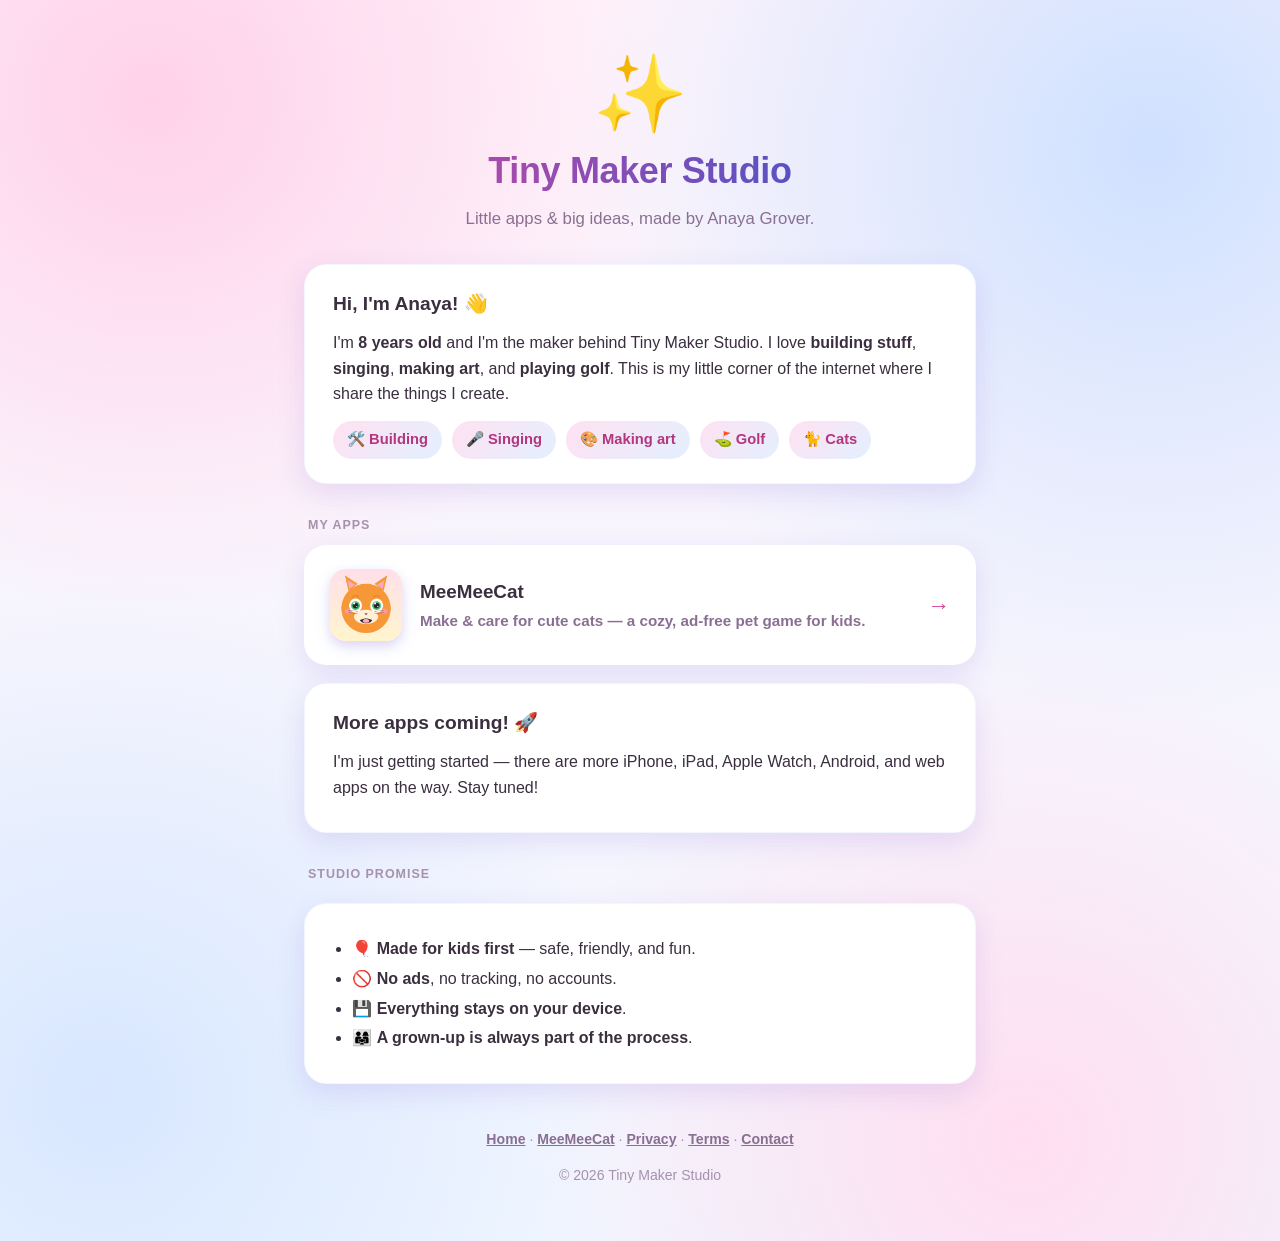
<file: index.html>
<!DOCTYPE html>
<html lang="en">
<head>
  <meta charset="utf-8">
  <meta name="viewport" content="width=device-width, initial-scale=1">
  <title>Tiny Maker Studio — apps made by Anaya Grover</title>
  <meta name="description" content="Tiny Maker Studio is a tiny indie studio run by 8-year-old Anaya. We make cozy, kid-safe apps for iPhone, iPad, Apple Watch, Android, and the web — starting with MeeMeeCat.">
  <meta name="keywords" content="Tiny Maker Studio, Anaya Grover, kids apps, iOS apps, indie developer, MeeMeeCat, virtual pet, cat game, kid-made app">
  <meta name="theme-color" content="#ff8fc7">
  <link rel="canonical" href="https://tinymaker.studio/">
  <link rel="icon" type="image/svg+xml" href="favicon.svg">
  <link rel="apple-touch-icon" href="og-meemeecat.png">
  <link rel="stylesheet" href="style.css">

  <!-- Open Graph -->
  <meta property="og:type" content="website">
  <meta property="og:site_name" content="Tiny Maker Studio">
  <meta property="og:title" content="Tiny Maker Studio — apps made by Anaya">
  <meta property="og:description" content="Cozy, kid-safe apps from a tiny indie studio. Made with love by 8-year-old Anaya.">
  <meta property="og:url" content="https://tinymaker.studio/">
  <meta property="og:image" content="https://tinymaker.studio/og-meemeecat.png">

  <!-- Twitter -->
  <meta name="twitter:card" content="summary_large_image">
  <meta name="twitter:title" content="Tiny Maker Studio">
  <meta name="twitter:description" content="Cozy, kid-safe apps. Made with love by 8-year-old Anaya.">
  <meta name="twitter:image" content="https://tinymaker.studio/og-meemeecat.png">

  <!-- Structured data (Organization) -->
  <script type="application/ld+json">
  {
    "@context": "https://schema.org",
    "@type": "Organization",
    "name": "Tiny Maker Studio",
    "url": "https://tinymaker.studio/",
    "logo": "https://tinymaker.studio/og-meemeecat.png",
    "founder": { "@type": "Person", "name": "Anaya Grover" },
    "description": "A tiny indie studio making cozy, kid-safe apps for iOS, iPad, Apple Watch, Android, and the web."
  }
  </script>
</head>
<body>
  <div class="wrap">
    <div class="hero">
      <div class="icon">✨</div>
      <h1>Tiny Maker Studio</h1>
      <p class="tag">Little apps &amp; big ideas, made by Anaya Grover.</p>
    </div>

    <div class="card">
      <h2>Hi, I'm Anaya! 👋</h2>
      <p>I'm <strong>8 years old</strong> and I'm the maker behind Tiny Maker Studio. I love
         <strong>building stuff</strong>, <strong>singing</strong>, <strong>making art</strong>,
         and <strong>playing golf</strong>. This is my little corner of the internet where I
         share the things I create.</p>
      <div class="chips">
        <span class="chip">🛠️ Building</span>
        <span class="chip">🎤 Singing</span>
        <span class="chip">🎨 Making art</span>
        <span class="chip">⛳ Golf</span>
        <span class="chip">🐈 Cats</span>
      </div>
    </div>

    <div class="section-label">My apps</div>

    <a class="tile" href="meemeecat.html">
      <img class="app-icon" src="og-meemeecat.png" alt="MeeMeeCat app icon" width="72" height="72">
      <div class="tile-body">
        <div class="tile-title">MeeMeeCat</div>
        <div class="tile-desc">Make &amp; care for cute cats — a cozy, ad-free pet game for kids.</div>
      </div>
      <div class="tile-arrow">→</div>
    </a>

    <div class="card" style="margin-top:18px;">
      <h2>More apps coming! 🚀</h2>
      <p>I'm just getting started — there are more iPhone, iPad, Apple Watch, Android, and web apps
         on the way. Stay tuned!</p>
    </div>

    <div class="section-label">Studio promise</div>
    <div class="card">
      <ul>
        <li>🎈 <strong>Made for kids first</strong> — safe, friendly, and fun.</li>
        <li>🚫 <strong>No ads</strong>, no tracking, no accounts.</li>
        <li>💾 <strong>Everything stays on your device</strong>.</li>
        <li>👨‍👩‍👧 <strong>A grown-up is always part of the process</strong>.</li>
      </ul>
    </div>

    <footer>
      <p>
        <a href="/">Home</a> ·
        <a href="meemeecat.html">MeeMeeCat</a> ·
        <a href="privacy.html">Privacy</a> ·
        <a href="terms.html">Terms</a> ·
        <a href="mailto:support@tinymaker.studio">Contact</a>
      </p>
      <p>© 2026 Tiny Maker Studio</p>
    </footer>
  </div>
</body>
</html>
</file>
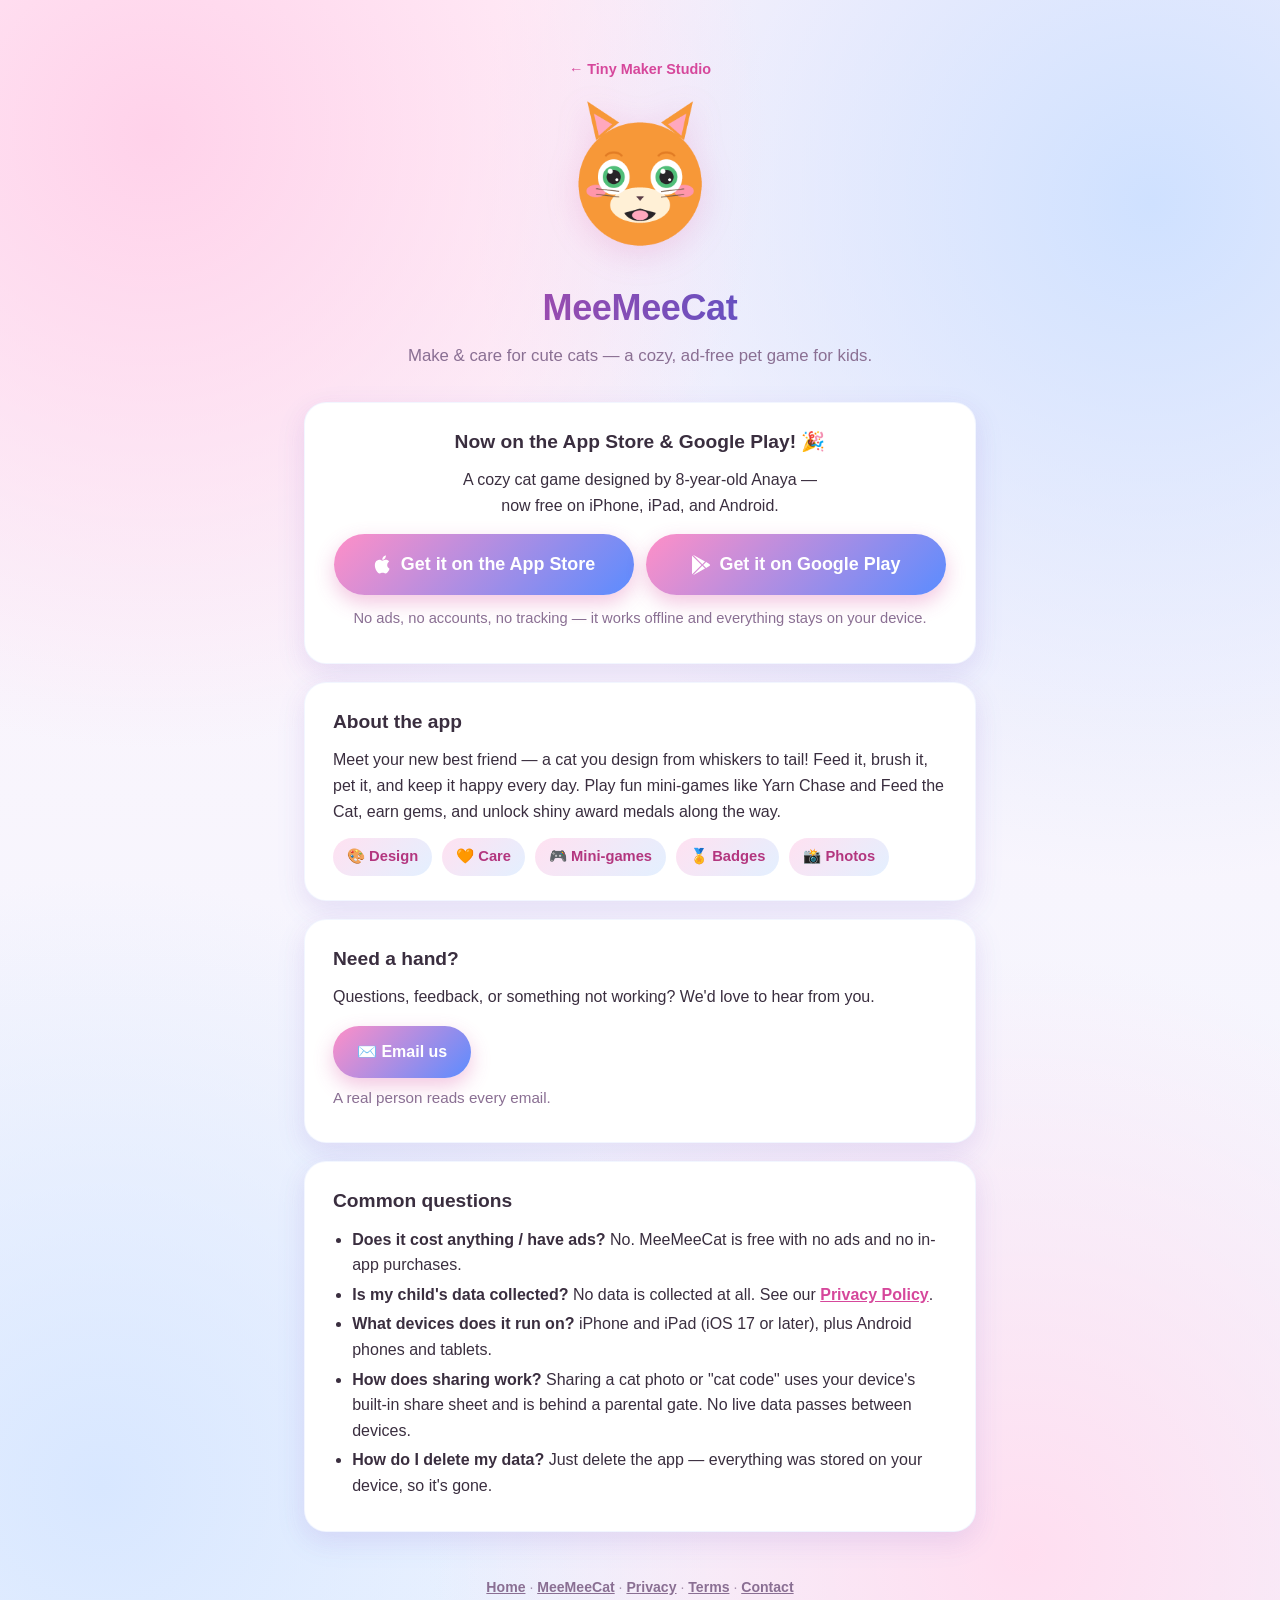
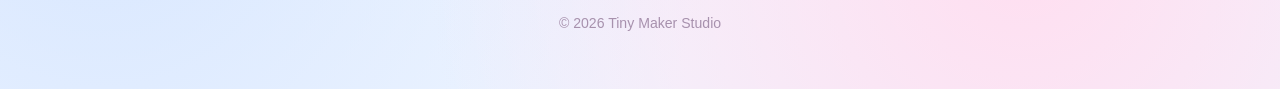
<file: meemeecat.html>
<!DOCTYPE html>
<html lang="en">
<head>
  <meta charset="utf-8">
  <meta name="viewport" content="width=device-width, initial-scale=1">
  <title>MeeMeeCat — Cozy virtual pet game for kids | Tiny Maker Studio</title>
  <meta name="description" content="MeeMeeCat is a cozy virtual cat game for kids. Design your own cats, take care of them, play mini-games, and collect badges. No ads, no tracking, made for ages 6–11.">
  <meta name="keywords" content="MeeMeeCat, cat game, virtual pet, kids app, iOS, iPad, ages 6-11, no ads, kid-safe, cozy game, pet care, Anaya Grover, Tiny Maker Studio">
  <meta name="theme-color" content="#ff8fc7">
  <link rel="canonical" href="https://tinymaker.studio/meemeecat.html">
  <link rel="icon" type="image/svg+xml" href="favicon.svg">
  <link rel="apple-touch-icon" href="og-meemeecat.png">
  <link rel="stylesheet" href="style.css">

  <!-- Open Graph -->
  <meta property="og:type" content="website">
  <meta property="og:site_name" content="Tiny Maker Studio">
  <meta property="og:title" content="MeeMeeCat — Cozy virtual pet game for kids">
  <meta property="og:description" content="Design your own cats, care for them daily, play games, and collect badges. No ads, no accounts, no tracking.">
  <meta property="og:url" content="https://tinymaker.studio/meemeecat.html">
  <meta property="og:image" content="https://tinymaker.studio/og-meemeecat.png">

  <!-- Twitter -->
  <meta name="twitter:card" content="summary_large_image">
  <meta name="twitter:title" content="MeeMeeCat">
  <meta name="twitter:description" content="A cozy virtual pet game for kids. No ads, no tracking.">
  <meta name="twitter:image" content="https://tinymaker.studio/og-meemeecat.png">

  <!-- Structured data (SoftwareApplication) -->
  <script type="application/ld+json">
  {
    "@context": "https://schema.org",
    "@type": "SoftwareApplication",
    "name": "MeeMeeCat",
    "operatingSystem": "iOS, Android",
    "applicationCategory": "GameApplication",
    "applicationSubCategory": "Pet Game",
    "audience": { "@type": "PeopleAudience", "suggestedMinAge": 6, "suggestedMaxAge": 11 },
    "publisher": { "@type": "Organization", "name": "Tiny Maker Studio", "url": "https://tinymaker.studio/" },
    "author": { "@type": "Person", "name": "Anaya Grover" },
    "description": "A cozy virtual cat game for kids. Design cats, care for them, play mini-games, and collect badges. No ads, no tracking.",
    "offers": { "@type": "Offer", "price": "0", "priceCurrency": "USD" },
    "image": "https://tinymaker.studio/og-meemeecat.png"
  }
  </script>
</head>
<body>
  <div class="wrap">
    <div class="hero">
      <a class="back" href="/">← Tiny Maker Studio</a>
      <img class="app-hero" src="meemeecat-hero.png" alt="MeeMeeCat cat" width="180" height="180">
      <h1>MeeMeeCat</h1>
      <p class="tag">Make &amp; care for cute cats — a cozy, ad-free pet game for kids.</p>
    </div>

    <div class="card" style="text-align:center;">
      <h2>Now on the App Store &amp; Google Play! 🎉</h2>
      <p>A cozy cat game designed by 8-year-old Anaya —<br>
         now free on iPhone, iPad, and Android.</p>
      <div style="display:flex;flex-wrap:wrap;gap:12px;justify-content:center;">
        <a class="btn btn-lg" style="flex:1 1 250px;max-width:300px;justify-content:center;"
           href="https://apps.apple.com/app/id6775173607" target="_blank" rel="noopener">
          <svg viewBox="0 0 24 24" width="20" height="20" fill="currentColor" aria-hidden="true"><path d="M17.05 12.04c-.03-2.74 2.24-4.06 2.34-4.12-1.28-1.87-3.27-2.13-3.98-2.16-1.69-.17-3.3 1-4.16 1-.85 0-2.18-.97-3.59-.95-1.85.03-3.55 1.07-4.5 2.72-1.92 3.33-.49 8.26 1.38 10.96.91 1.32 2 2.8 3.42 2.75 1.37-.06 1.89-.89 3.55-.89 1.65 0 2.12.89 3.57.86 1.47-.03 2.4-1.34 3.3-2.67 1.04-1.53 1.47-3.01 1.49-3.09-.03-.01-2.86-1.1-2.89-4.36zM14.34 4.07c.75-.91 1.26-2.18 1.12-3.44-1.08.04-2.39.72-3.17 1.63-.7.8-1.31 2.09-1.15 3.32 1.21.09 2.45-.61 3.2-1.51z"/></svg>
          Get it on the App Store</a>
        <a class="btn btn-lg" style="flex:1 1 250px;max-width:300px;justify-content:center;"
           href="https://play.google.com/store/apps/details?id=studio.tinymaker.meemee" target="_blank" rel="noopener">
          <svg viewBox="0 0 24 24" width="20" height="20" fill="currentColor" aria-hidden="true"><path d="M22.018 13.298l-3.919 2.218-3.515-3.493 3.543-3.521 3.891 2.202a1.49 1.49 0 0 1 0 2.594zM1.337.924a1.486 1.486 0 0 0-.112.568v21.017c0 .217.045.419.124.6l11.155-11.087L1.337.924zm12.207 10.065l3.258-3.238L3.45.195a1.466 1.466 0 0 0-.946-.076l11.04 10.87zm0 2.022l-11 10.857c.298.06.63.02.94-.156l13.352-7.526-3.292-3.175z"/></svg>
          Get it on Google Play</a>
      </div>
      <p style="color:var(--ink-soft);font-size:0.92rem;margin-top:12px;">
        No ads, no accounts, no tracking — it works offline and everything stays on your device.
      </p>
    </div>

    <div class="card">
      <h2>About the app</h2>
      <p>Meet your new best friend — a cat you design from whiskers to tail! Feed it, brush it, pet it,
         and keep it happy every day. Play fun mini-games like Yarn Chase and Feed the Cat, earn gems,
         and unlock shiny award medals along the way.</p>
      <div class="chips" style="margin-top:14px;">
        <span class="chip">🎨 Design</span>
        <span class="chip">🧡 Care</span>
        <span class="chip">🎮 Mini-games</span>
        <span class="chip">🏅 Badges</span>
        <span class="chip">📸 Photos</span>
      </div>
    </div>

    <div class="card">
      <h2>Need a hand?</h2>
      <p>Questions, feedback, or something not working? We'd love to hear from you.</p>
      <p>
        <a class="btn" href="mailto:support@tinymaker.studio?subject=MeeMeeCat%20Support">
          ✉️ Email us
        </a>
      </p>
      <p style="color:var(--ink-soft);font-size:0.95rem;">
        A real person reads every email.
      </p>
    </div>

    <div class="card">
      <h2>Common questions</h2>
      <ul>
        <li><strong>Does it cost anything / have ads?</strong> No. MeeMeeCat is free with no ads and no in-app purchases.</li>
        <li><strong>Is my child's data collected?</strong> No data is collected at all. See our <a href="privacy.html">Privacy Policy</a>.</li>
        <li><strong>What devices does it run on?</strong> iPhone and iPad (iOS 17 or later), plus Android phones and tablets.</li>
        <li><strong>How does sharing work?</strong> Sharing a cat photo or "cat code" uses your device's built-in share sheet and is behind a parental gate. No live data passes between devices.</li>
        <li><strong>How do I delete my data?</strong> Just delete the app — everything was stored on your device, so it's gone.</li>
      </ul>
    </div>

    <footer>
      <p>
        <a href="/">Home</a> ·
        <a href="meemeecat.html">MeeMeeCat</a> ·
        <a href="privacy.html">Privacy</a> ·
        <a href="terms.html">Terms</a> ·
        <a href="mailto:support@tinymaker.studio">Contact</a>
      </p>
      <p>© 2026 Tiny Maker Studio</p>
    </footer>
  </div>
</body>
</html>
</file>
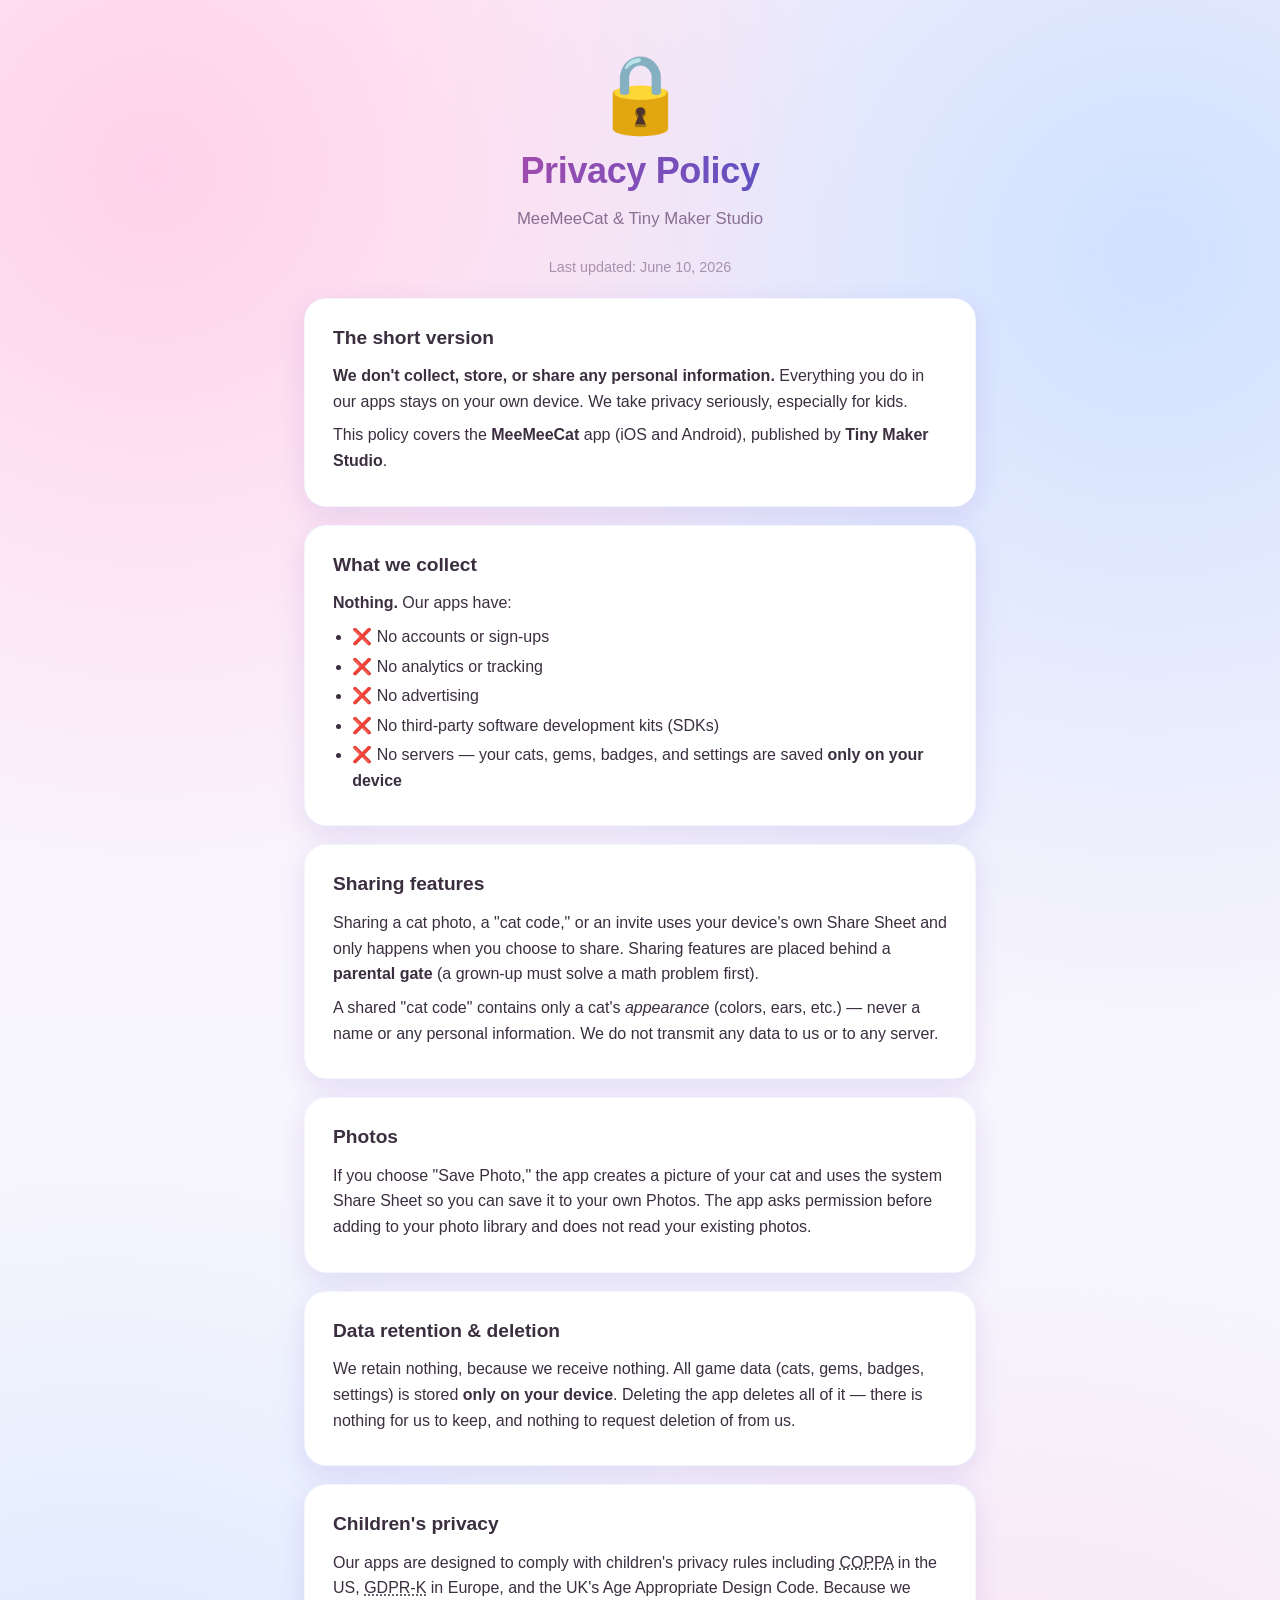
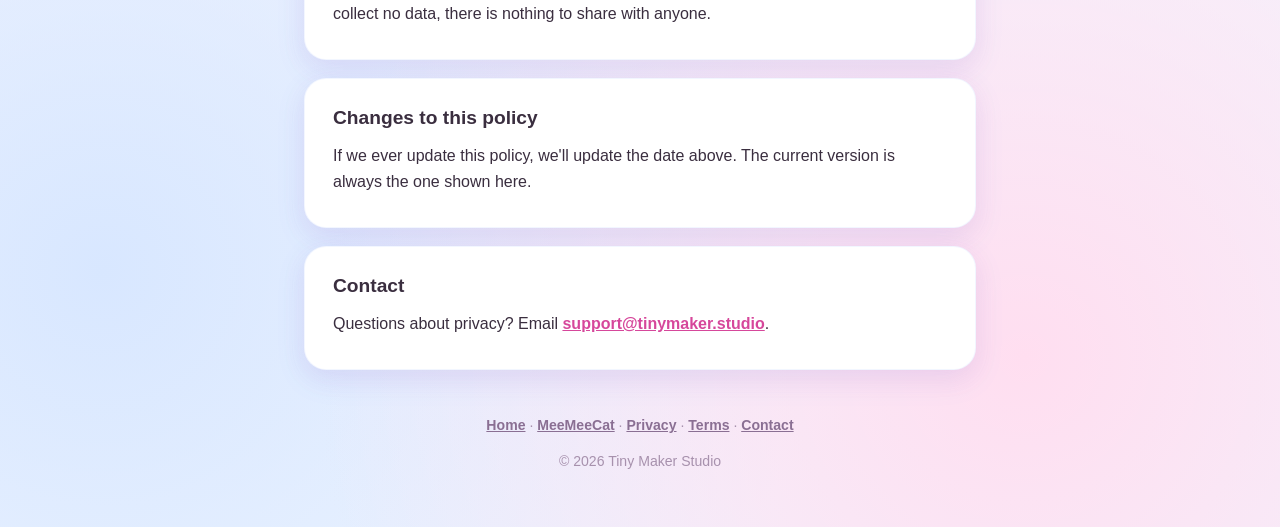
<file: privacy.html>
<!DOCTYPE html>
<html lang="en">
<head>
  <meta charset="utf-8">
  <meta name="viewport" content="width=device-width, initial-scale=1">
  <title>Privacy Policy — MeeMeeCat | Tiny Maker Studio</title>
  <meta name="description" content="MeeMeeCat collects no personal data. Everything stays on your device. Read the full kid-friendly privacy policy here.">
  <meta name="theme-color" content="#ff8fc7">
  <link rel="canonical" href="https://tinymaker.studio/privacy.html">
  <link rel="icon" type="image/svg+xml" href="favicon.svg">
  <link rel="stylesheet" href="style.css">

  <meta property="og:title" content="Privacy Policy — MeeMeeCat">
  <meta property="og:description" content="No data collected. Everything stays on your device.">
  <meta property="og:url" content="https://tinymaker.studio/privacy.html">
  <meta property="og:image" content="https://tinymaker.studio/og-meemeecat.png">
</head>
<body>
  <div class="wrap">
    <div class="hero">
      <div class="icon">🔒</div>
      <h1>Privacy Policy</h1>
      <p class="tag">MeeMeeCat &amp; Tiny Maker Studio</p>
    </div>

    <p class="updated">Last updated: June 10, 2026</p>

    <div class="card">
      <h2>The short version</h2>
      <p><strong>We don't collect, store, or share any personal information.</strong> Everything you
         do in our apps stays on your own device. We take privacy seriously, especially for kids.</p>
      <p>This policy covers the <strong>MeeMeeCat</strong> app (iOS and Android), published by
         <strong>Tiny Maker Studio</strong>.</p>
    </div>

    <div class="card">
      <h2>What we collect</h2>
      <p><strong>Nothing.</strong> Our apps have:</p>
      <ul>
        <li>❌ No accounts or sign-ups</li>
        <li>❌ No analytics or tracking</li>
        <li>❌ No advertising</li>
        <li>❌ No third-party software development kits (SDKs)</li>
        <li>❌ No servers — your cats, gems, badges, and settings are saved <strong>only on your device</strong></li>
      </ul>
    </div>

    <div class="card">
      <h2>Sharing features</h2>
      <p>Sharing a cat photo, a "cat code," or an invite uses your device's own Share Sheet
         and only happens when you choose to share. Sharing features are placed behind a
         <strong>parental gate</strong> (a grown-up must solve a math problem first).</p>
      <p>A shared "cat code" contains only a cat's <em>appearance</em> (colors, ears, etc.) — never
         a name or any personal information. We do not transmit any data to us or to any server.</p>
    </div>

    <div class="card">
      <h2>Photos</h2>
      <p>If you choose "Save Photo," the app creates a picture of your cat and uses the system
         Share Sheet so you can save it to your own Photos. The app asks permission before adding
         to your photo library and does not read your existing photos.</p>
    </div>

    <div class="card">
      <h2>Data retention &amp; deletion</h2>
      <p>We retain nothing, because we receive nothing. All game data (cats, gems, badges,
         settings) is stored <strong>only on your device</strong>. Deleting the app deletes all of
         it — there is nothing for us to keep, and nothing to request deletion of from us.</p>
    </div>

    <div class="card">
      <h2>Children's privacy</h2>
      <p>Our apps are designed to comply with children's privacy rules including
         <abbr title="Children's Online Privacy Protection Act (USA)">COPPA</abbr> in the US,
         <abbr title="General Data Protection Regulation — Kids">GDPR-K</abbr> in Europe, and the
         UK's Age Appropriate Design Code. Because we collect no data, there is nothing to share with anyone.</p>
    </div>

    <div class="card">
      <h2>Changes to this policy</h2>
      <p>If we ever update this policy, we'll update the date above. The current version is always
         the one shown here.</p>
    </div>

    <div class="card">
      <h2>Contact</h2>
      <p>Questions about privacy? Email
         <a href="mailto:support@tinymaker.studio">support@tinymaker.studio</a>.</p>
    </div>

    <footer>
      <p>
        <a href="/">Home</a> ·
        <a href="meemeecat.html">MeeMeeCat</a> ·
        <a href="privacy.html">Privacy</a> ·
        <a href="terms.html">Terms</a> ·
        <a href="mailto:support@tinymaker.studio">Contact</a>
      </p>
      <p>© 2026 Tiny Maker Studio</p>
    </footer>
  </div>
</body>
</html>
</file>
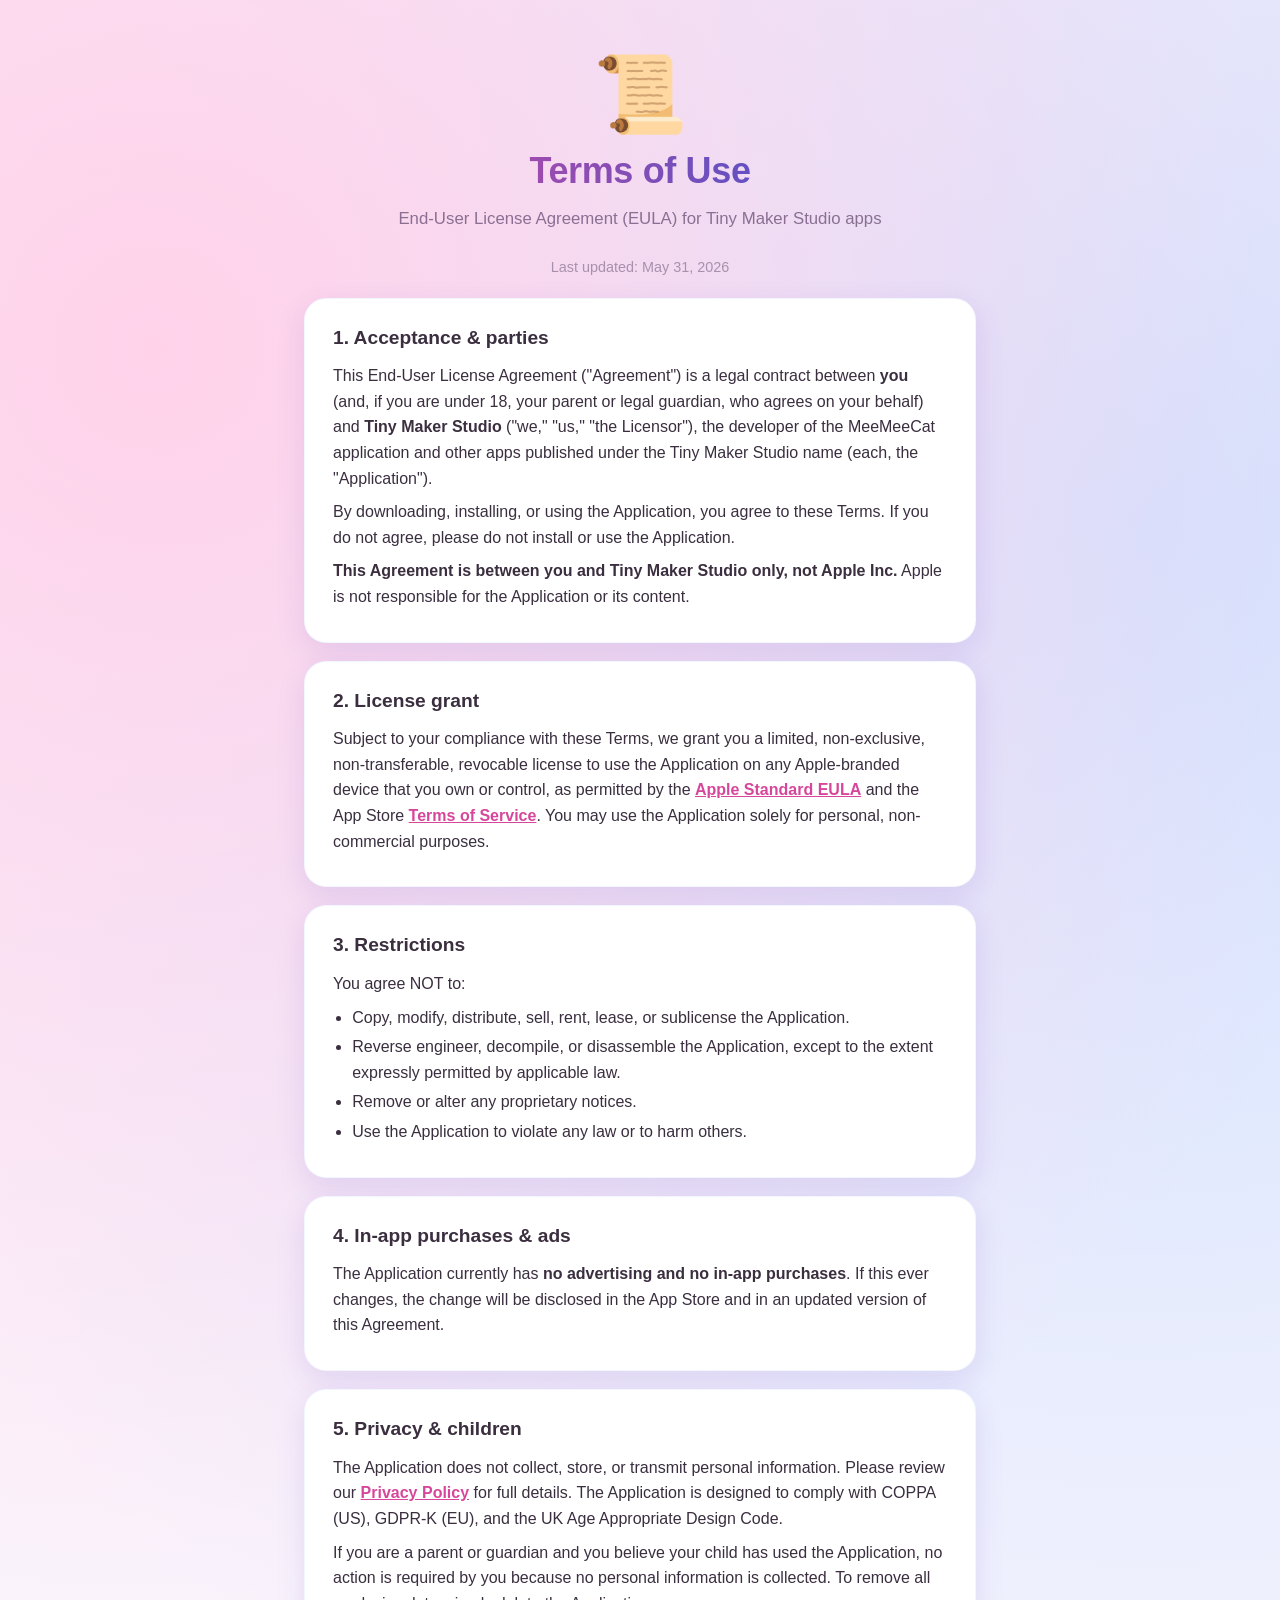
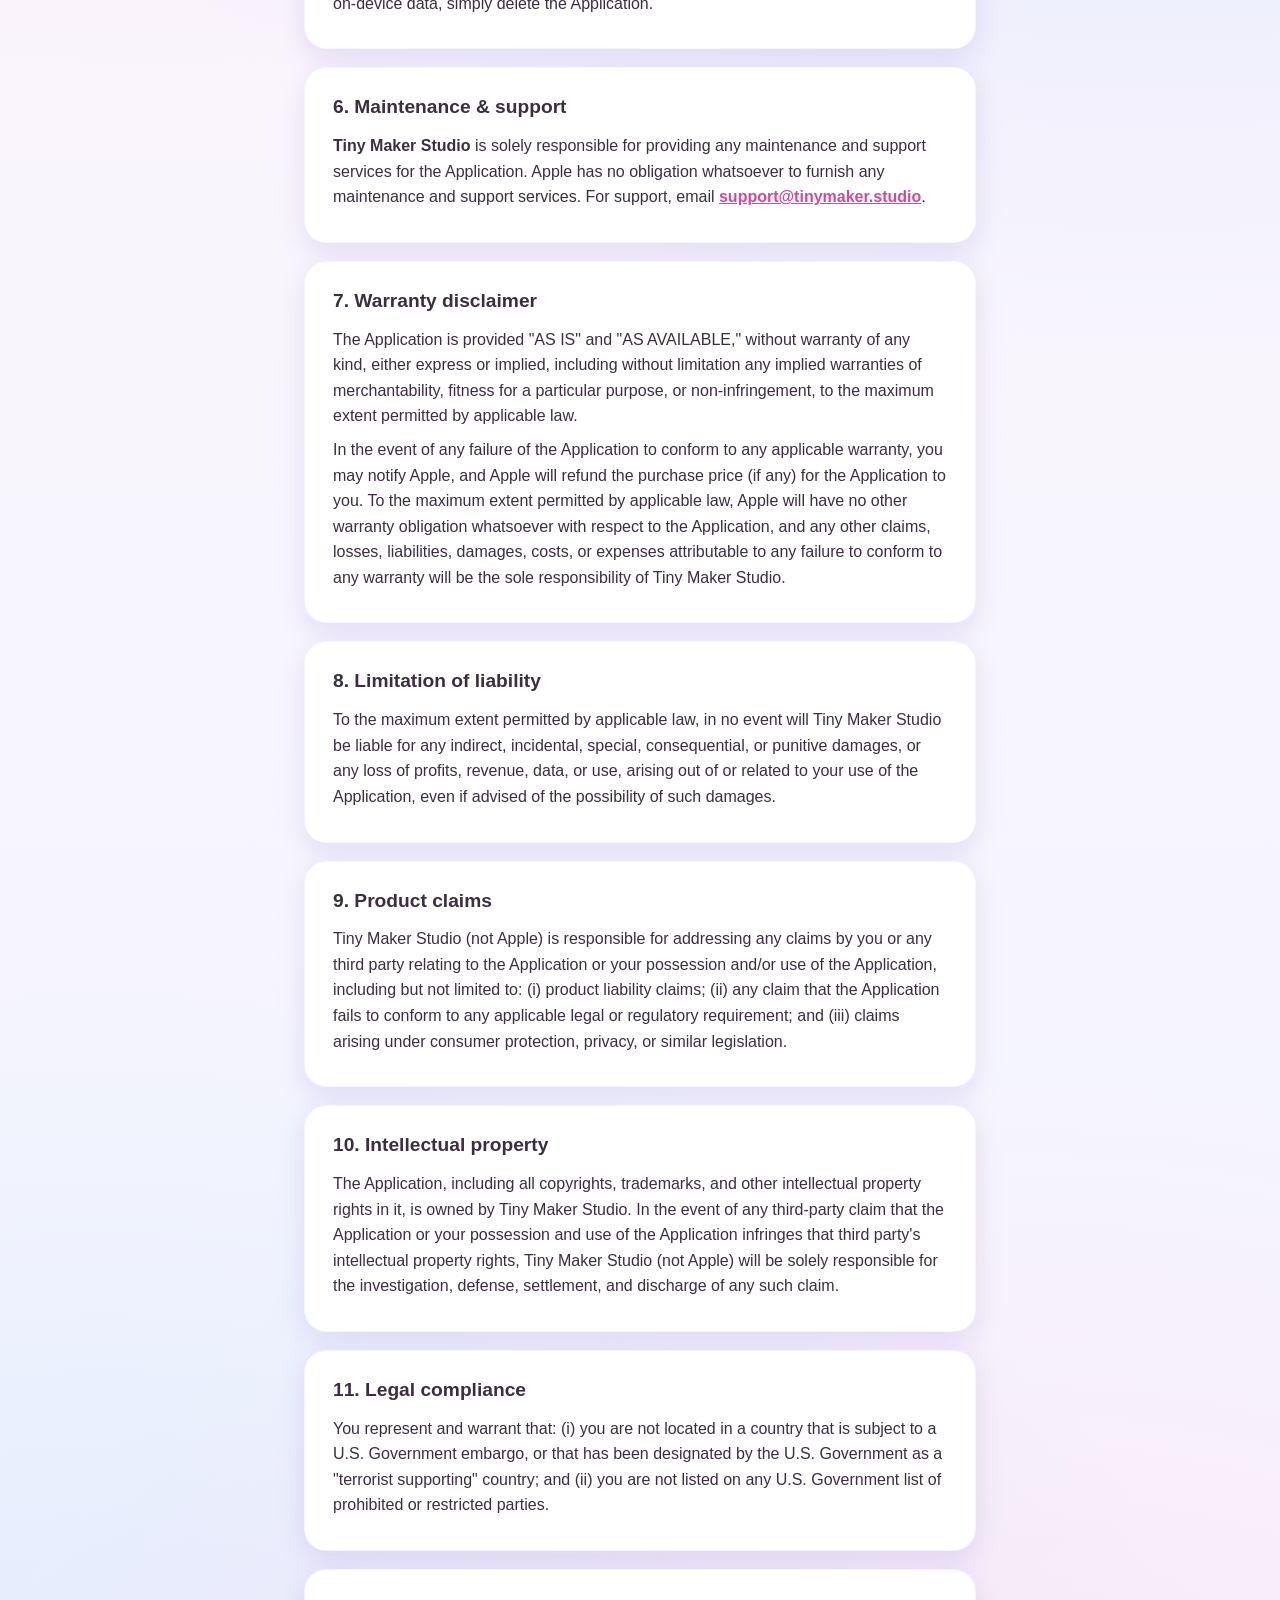
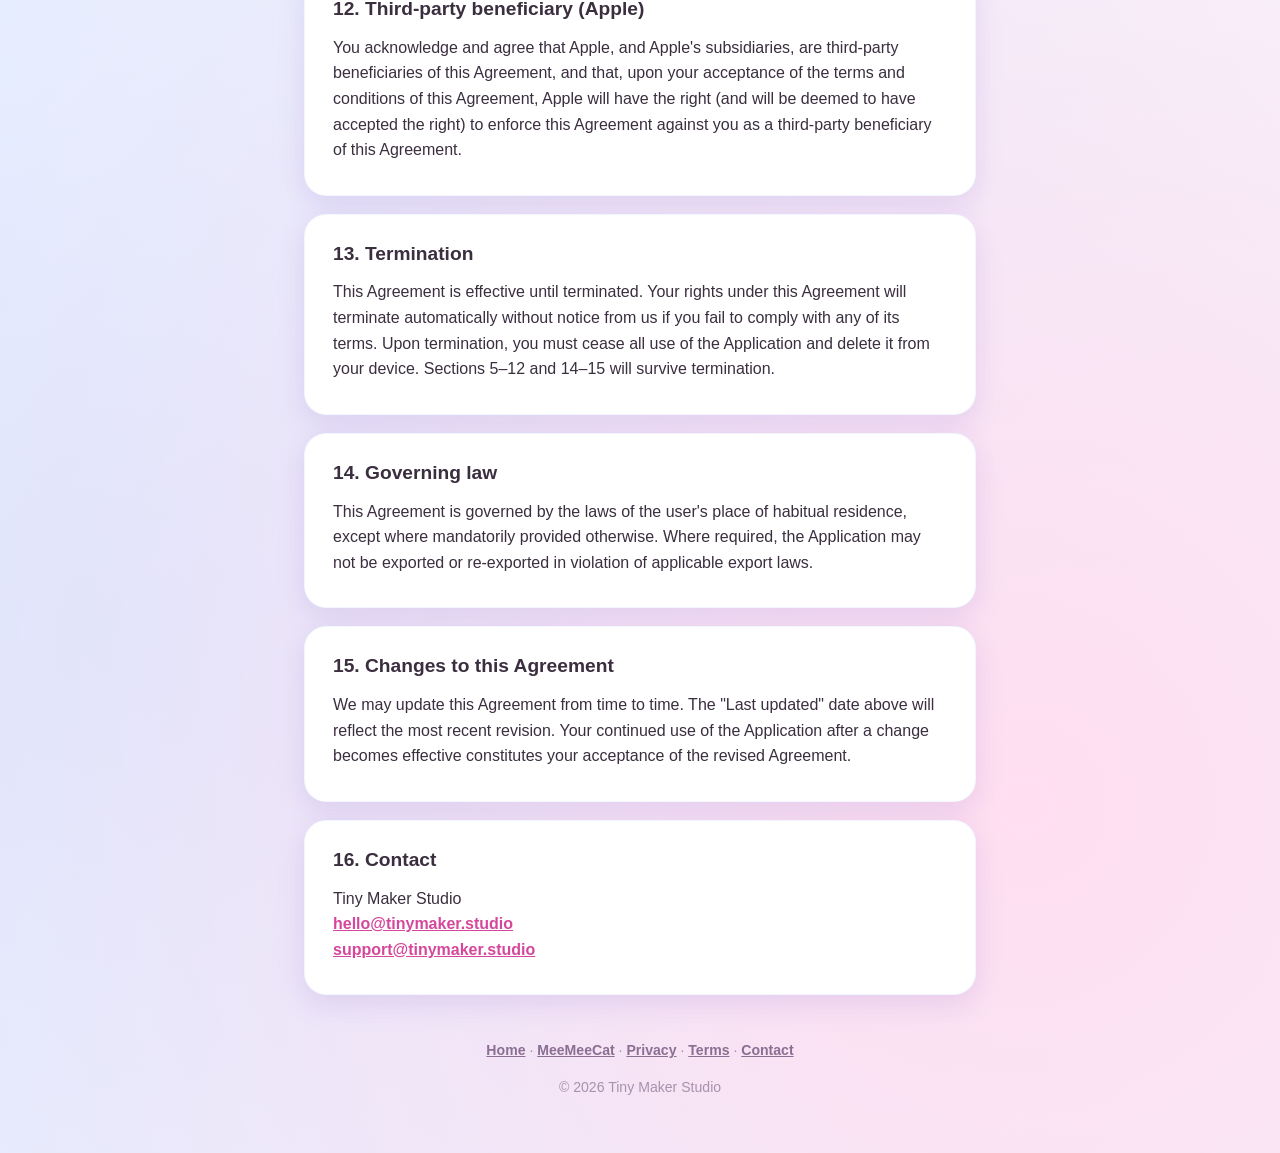
<file: terms.html>
<!DOCTYPE html>
<html lang="en">
<head>
  <meta charset="utf-8">
  <meta name="viewport" content="width=device-width, initial-scale=1">
  <title>Terms of Use (EULA) — MeeMeeCat | Tiny Maker Studio</title>
  <meta name="description" content="End-User License Agreement and Terms of Use for MeeMeeCat and other Tiny Maker Studio apps.">
  <meta name="theme-color" content="#ff8fc7">
  <link rel="canonical" href="https://tinymaker.studio/terms.html">
  <link rel="icon" type="image/svg+xml" href="favicon.svg">
  <link rel="stylesheet" href="style.css">

  <meta property="og:title" content="Terms of Use — MeeMeeCat">
  <meta property="og:description" content="End-User License Agreement for MeeMeeCat by Tiny Maker Studio.">
  <meta property="og:url" content="https://tinymaker.studio/terms.html">
  <meta property="og:image" content="https://tinymaker.studio/og-meemeecat.png">
</head>
<body>
  <div class="wrap">
    <div class="hero">
      <div class="icon">📜</div>
      <h1>Terms of Use</h1>
      <p class="tag">End-User License Agreement (EULA) for Tiny Maker Studio apps</p>
    </div>

    <p class="updated">Last updated: May 31, 2026</p>

    <div class="card">
      <h2>1. Acceptance &amp; parties</h2>
      <p>This End-User License Agreement ("Agreement") is a legal contract between
         <strong>you</strong> (and, if you are under 18, your parent or legal guardian, who agrees
         on your behalf) and <strong>Tiny Maker Studio</strong> ("we," "us," "the Licensor"),
         the developer of the MeeMeeCat application and other apps published under the
         Tiny Maker Studio name (each, the "Application").</p>
      <p>By downloading, installing, or using the Application, you agree to these Terms. If you do
         not agree, please do not install or use the Application.</p>
      <p><strong>This Agreement is between you and Tiny Maker Studio only, not Apple Inc.</strong>
         Apple is not responsible for the Application or its content.</p>
    </div>

    <div class="card">
      <h2>2. License grant</h2>
      <p>Subject to your compliance with these Terms, we grant you a limited, non-exclusive,
         non-transferable, revocable license to use the Application on any Apple-branded device
         that you own or control, as permitted by the
         <a href="https://www.apple.com/legal/internet-services/itunes/dev/stdeula/" target="_blank" rel="noopener">Apple
         Standard EULA</a> and the App Store
         <a href="https://www.apple.com/legal/internet-services/itunes/" target="_blank" rel="noopener">Terms of Service</a>.
         You may use the Application solely for personal, non-commercial purposes.</p>
    </div>

    <div class="card">
      <h2>3. Restrictions</h2>
      <p>You agree NOT to:</p>
      <ul>
        <li>Copy, modify, distribute, sell, rent, lease, or sublicense the Application.</li>
        <li>Reverse engineer, decompile, or disassemble the Application, except to the extent
            expressly permitted by applicable law.</li>
        <li>Remove or alter any proprietary notices.</li>
        <li>Use the Application to violate any law or to harm others.</li>
      </ul>
    </div>

    <div class="card">
      <h2>4. In-app purchases &amp; ads</h2>
      <p>The Application currently has <strong>no advertising and no in-app purchases</strong>.
         If this ever changes, the change will be disclosed in the App Store and in an updated
         version of this Agreement.</p>
    </div>

    <div class="card">
      <h2>5. Privacy &amp; children</h2>
      <p>The Application does not collect, store, or transmit personal information. Please review
         our <a href="privacy.html">Privacy Policy</a> for full details. The Application is
         designed to comply with COPPA (US), GDPR-K (EU), and the UK Age Appropriate Design Code.</p>
      <p>If you are a parent or guardian and you believe your child has used the Application,
         no action is required by you because no personal information is collected. To remove all
         on-device data, simply delete the Application.</p>
    </div>

    <div class="card">
      <h2>6. Maintenance &amp; support</h2>
      <p><strong>Tiny Maker Studio</strong> is solely responsible for providing any maintenance and
         support services for the Application. Apple has no obligation whatsoever to furnish any
         maintenance and support services. For support, email
         <a href="mailto:support@tinymaker.studio">support@tinymaker.studio</a>.</p>
    </div>

    <div class="card">
      <h2>7. Warranty disclaimer</h2>
      <p>The Application is provided "AS IS" and "AS AVAILABLE," without warranty of any kind,
         either express or implied, including without limitation any implied warranties of
         merchantability, fitness for a particular purpose, or non-infringement, to the maximum
         extent permitted by applicable law.</p>
      <p>In the event of any failure of the Application to conform to any applicable warranty, you
         may notify Apple, and Apple will refund the purchase price (if any) for the Application
         to you. To the maximum extent permitted by applicable law, Apple will have no other
         warranty obligation whatsoever with respect to the Application, and any other claims,
         losses, liabilities, damages, costs, or expenses attributable to any failure to conform
         to any warranty will be the sole responsibility of Tiny Maker Studio.</p>
    </div>

    <div class="card">
      <h2>8. Limitation of liability</h2>
      <p>To the maximum extent permitted by applicable law, in no event will Tiny Maker Studio be
         liable for any indirect, incidental, special, consequential, or punitive damages, or any
         loss of profits, revenue, data, or use, arising out of or related to your use of the
         Application, even if advised of the possibility of such damages.</p>
    </div>

    <div class="card">
      <h2>9. Product claims</h2>
      <p>Tiny Maker Studio (not Apple) is responsible for addressing any claims by you or any third
         party relating to the Application or your possession and/or use of the Application,
         including but not limited to: (i) product liability claims; (ii) any claim that the
         Application fails to conform to any applicable legal or regulatory requirement; and
         (iii) claims arising under consumer protection, privacy, or similar legislation.</p>
    </div>

    <div class="card">
      <h2>10. Intellectual property</h2>
      <p>The Application, including all copyrights, trademarks, and other intellectual property
         rights in it, is owned by Tiny Maker Studio. In the event of any third-party claim that
         the Application or your possession and use of the Application infringes that third
         party's intellectual property rights, Tiny Maker Studio (not Apple) will be solely
         responsible for the investigation, defense, settlement, and discharge of any such claim.</p>
    </div>

    <div class="card">
      <h2>11. Legal compliance</h2>
      <p>You represent and warrant that: (i) you are not located in a country that is subject to
         a U.S. Government embargo, or that has been designated by the U.S. Government as a
         "terrorist supporting" country; and (ii) you are not listed on any U.S. Government list
         of prohibited or restricted parties.</p>
    </div>

    <div class="card">
      <h2>12. Third-party beneficiary (Apple)</h2>
      <p>You acknowledge and agree that Apple, and Apple's subsidiaries, are third-party
         beneficiaries of this Agreement, and that, upon your acceptance of the terms and
         conditions of this Agreement, Apple will have the right (and will be deemed to have
         accepted the right) to enforce this Agreement against you as a third-party beneficiary
         of this Agreement.</p>
    </div>

    <div class="card">
      <h2>13. Termination</h2>
      <p>This Agreement is effective until terminated. Your rights under this Agreement will
         terminate automatically without notice from us if you fail to comply with any of its terms.
         Upon termination, you must cease all use of the Application and delete it from your
         device. Sections 5–12 and 14–15 will survive termination.</p>
    </div>

    <div class="card">
      <h2>14. Governing law</h2>
      <p>This Agreement is governed by the laws of the user's place of habitual residence, except
         where mandatorily provided otherwise. Where required, the Application may not be exported
         or re-exported in violation of applicable export laws.</p>
    </div>

    <div class="card">
      <h2>15. Changes to this Agreement</h2>
      <p>We may update this Agreement from time to time. The "Last updated" date above will reflect
         the most recent revision. Your continued use of the Application after a change becomes
         effective constitutes your acceptance of the revised Agreement.</p>
    </div>

    <div class="card">
      <h2>16. Contact</h2>
      <p>Tiny Maker Studio<br>
         <a href="mailto:hello@tinymaker.studio">hello@tinymaker.studio</a><br>
         <a href="mailto:support@tinymaker.studio">support@tinymaker.studio</a></p>
    </div>

    <footer>
      <p>
        <a href="/">Home</a> ·
        <a href="meemeecat.html">MeeMeeCat</a> ·
        <a href="privacy.html">Privacy</a> ·
        <a href="terms.html">Terms</a> ·
        <a href="mailto:support@tinymaker.studio">Contact</a>
      </p>
      <p>© 2026 Tiny Maker Studio</p>
    </footer>
  </div>
</body>
</html>
</file>
<file: style.css>
/* Tiny Maker Studio — shared theme (pink ↔ blue gradient) */
:root {
  color-scheme: light;
  --pink-50:   #fff4fb;
  --pink-100:  #ffe1f1;
  --pink-300:  #ffb3da;
  --pink-500:  #ff8fc7;
  --pink-700:  #d6479b;
  --pink-900:  #b3367f;

  --blue-50:   #f0f6ff;
  --blue-100:  #e3f0ff;
  --blue-300:  #a7c8f8;
  --blue-500:  #5b8cff;
  --blue-700:  #2a55d4;

  --ink:       #3a2e3f;
  --ink-soft:  #8a6f93;
  --ink-mute:  #a791ad;

  --card-shadow: 0 10px 30px rgba(91, 140, 255, 0.10), 0 8px 24px rgba(214, 71, 155, 0.08);
}

* { box-sizing: border-box; }

html { scroll-behavior: smooth; }

body {
  margin: 0;
  font-family: -apple-system, BlinkMacSystemFont, "Segoe UI", Roboto, "Helvetica Neue", sans-serif;
  color: var(--ink);
  line-height: 1.6;

  /* Soft pink → blue gradient background with sparkle dots */
  background:
    radial-gradient(circle at 12% 8%,  #ffd2ea 0, transparent 32%),
    radial-gradient(circle at 90% 12%, #cfe1ff 0, transparent 36%),
    radial-gradient(circle at 80% 92%, #ffdef0 0, transparent 32%),
    radial-gradient(circle at 8% 88%,  #d8e7ff 0, transparent 32%),
    linear-gradient(180deg, var(--pink-50) 0%, var(--blue-50) 100%);
  min-height: 100vh;
}

.wrap { max-width: 720px; margin: 0 auto; padding: 56px 24px 40px; }

/* Hero */
.hero { text-align: center; margin-bottom: 32px; }
.hero .icon { font-size: 76px; line-height: 1; }
.hero h1 {
  font-size: 2.25rem;
  margin: 10px 0 6px;
  background: linear-gradient(90deg, var(--pink-700), var(--blue-700));
  -webkit-background-clip: text;
  background-clip: text;
  color: transparent;
  letter-spacing: -0.01em;
}
.hero .tag { color: var(--ink-soft); margin: 0; font-size: 1.05rem; }
.back {
  display: inline-block; margin-bottom: 8px; font-size: 0.9rem;
  color: var(--pink-700); text-decoration: none;
}
.back:hover { text-decoration: underline; }

/* Cards */
.card {
  background: #fff;
  border-radius: 22px;
  padding: 24px 28px;
  margin: 18px 0;
  box-shadow: var(--card-shadow);
  border: 1px solid rgba(91, 140, 255, 0.08);
}
.card h2 {
  font-size: 1.2rem;
  margin: 0 0 10px;
  color: var(--ink);
}
.card p { margin: 8px 0; }
.card ul { padding-left: 1.2em; margin: 8px 0; }
.card li { margin: 4px 0; }

/* Links */
a { color: var(--pink-700); font-weight: 600; }
a:hover { color: var(--blue-700); }

/* Chips */
.chips { display: flex; flex-wrap: wrap; gap: 10px; margin-top: 14px; }
.chip {
  background: linear-gradient(135deg, var(--pink-100), var(--blue-100));
  color: var(--pink-900);
  border-radius: 999px;
  padding: 7px 14px;
  font-weight: 700;
  font-size: 0.92rem;
}

/* Section label */
.section-label {
  text-transform: uppercase;
  letter-spacing: 0.08em;
  font-size: 0.78rem;
  color: var(--ink-mute);
  font-weight: 700;
  margin: 32px 4px 10px;
}

/* App tiles */
.tile {
  display: flex; align-items: center; gap: 18px;
  text-decoration: none; color: inherit;
  background: #fff;
  border-radius: 22px;
  padding: 22px 24px;
  box-shadow: var(--card-shadow);
  border: 2px solid transparent;
  transition: transform .15s ease, border-color .15s ease, box-shadow .15s ease;
}
.tile:hover {
  transform: translateY(-3px);
  border-image: linear-gradient(135deg, var(--pink-300), var(--blue-300)) 1;
  border-color: var(--pink-300);
  box-shadow: 0 16px 36px rgba(214, 71, 155, 0.18);
}
.tile-emoji { font-size: 52px; line-height: 1; flex-shrink: 0; }

/* App-icon style (iOS-like rounded square) — used on the home-page tile */
.app-icon {
  display: block;
  width: 72px; height: 72px;
  border-radius: 22%;
  box-shadow: 0 6px 16px rgba(91, 140, 255, 0.18), 0 4px 10px rgba(214, 71, 155, 0.14);
  flex-shrink: 0;
}

/* Bare hero illustration (transparent PNG, no framing) — used on app pages */
.app-hero {
  display: block;
  margin: 0 auto 4px;
  width: 180px; height: 180px;
  filter: drop-shadow(0 8px 16px rgba(214, 71, 155, 0.18));
}
@media (max-width: 480px) {
  .app-hero { width: 150px; height: 150px; }
}
.tile-body { flex: 1; }
.tile-title { font-size: 1.18rem; font-weight: 800; color: var(--ink); }
.tile-desc  { color: var(--ink-soft); font-size: 0.95rem; margin-top: 2px; }
.tile-arrow {
  color: var(--pink-700); font-weight: 800; font-size: 1.4rem; flex-shrink: 0;
}

/* Big call-to-action button (e.g. App Store) */
.btn {
  display: inline-flex; align-items: center; gap: 8px;
  background: linear-gradient(135deg, var(--pink-500), var(--blue-500));
  color: #fff; text-decoration: none;
  padding: 13px 24px;
  border-radius: 999px;
  font-weight: 800;
  margin-top: 8px;
  box-shadow: 0 8px 20px rgba(214, 71, 155, 0.30);
  transition: transform .15s ease, box-shadow .15s ease;
}
.btn:hover {
  color: #fff;
  transform: translateY(-2px);
  box-shadow: 0 14px 28px rgba(214, 71, 155, 0.35);
}
.btn-lg { padding: 16px 32px; font-size: 1.12rem; }

/* Misc */
.updated {
  color: var(--ink-mute); font-size: 0.9rem; text-align: center;
  margin-top: -8px;
}
footer {
  text-align: center;
  color: var(--ink-mute);
  font-size: 0.88rem;
  margin-top: 44px;
}
footer a { color: var(--ink-soft); }

@media (max-width: 480px) {
  .wrap { padding: 36px 18px 32px; }
  .hero h1 { font-size: 1.85rem; }
  .card, .tile { padding: 20px 20px; }
  .tile-emoji { font-size: 44px; }
}
</file>
